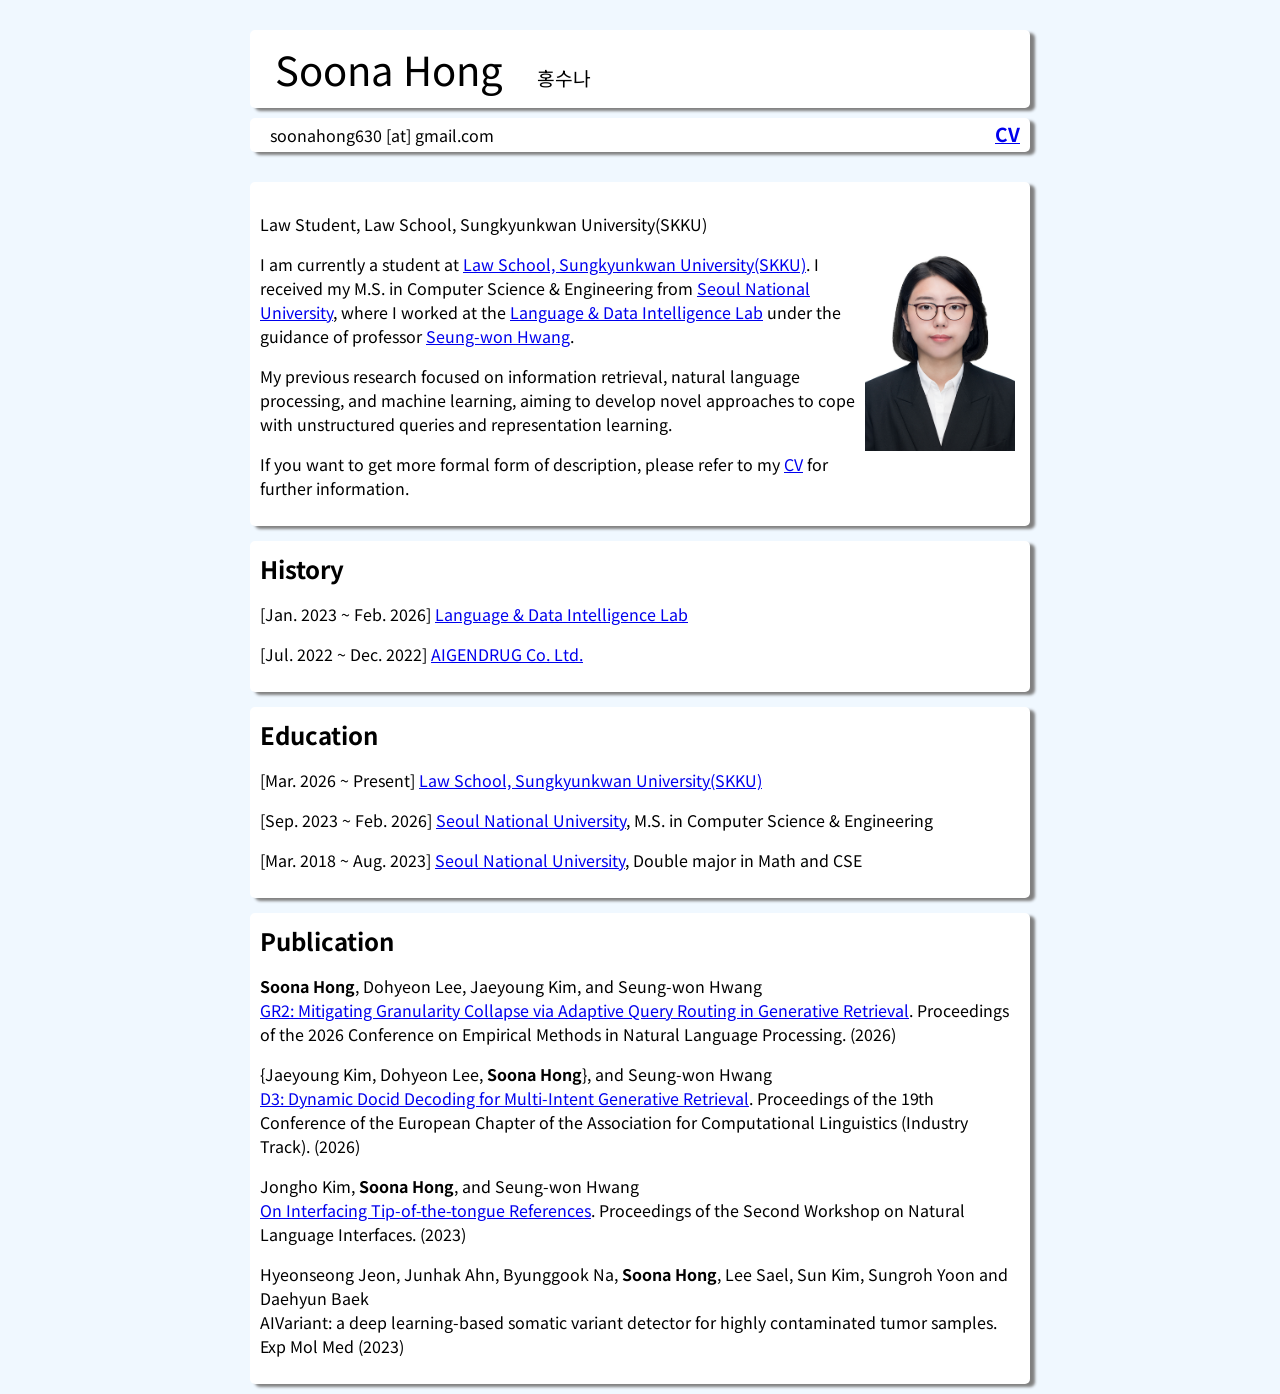
<file: index.html>
<!DOCTYPE html>
<html lang="en">
<head>
    <meta charset="UTF-8">
    <title>Soona Hong</title>
    <link href="style.css" rel="stylesheet" type="text/css" />
    <link rel="preconnect" href="https://fonts.googleapis.com">
    <link rel="preconnect" href="https://fonts.gstatic.com" crossorigin>
    <link href="https://fonts.googleapis.com/css2?family=Noto+Sans+KR&display=swap" rel="stylesheet"> 
</head>
<body>
    <div id="mainBody">
        <div id="Name">
            <span id="engName">Soona Hong</span>
            <span id="korName">홍수나</span>
        </div>
        <div id="email">soonahong630 [at] gmail.com <a href="cv.pdf" id="cvButton" download>CV</a> </div>
        
        <div id="description">
            <div id="summery">
                Law Student, Law School, Sungkyunkwan University(SKKU)
            </div>
            <img src="profile_image.jpg" id="profileImage" />
            <p>
                I am currently a student at <a href="https://law.skku.edu/">Law School, Sungkyunkwan University(SKKU)</a>.
                I received my M.S. in Computer Science & Engineering from <a href="https://www.snu.ac.kr/">Seoul National University</a>, where I worked at the <a href="https://seungwonh.github.io/ldi.html">Language & Data Intelligence Lab</a> under the guidance of professor <a href="https://seungwonh.github.io/">Seung-won Hwang</a>.
            </p>
            <p>
                My previous research focused on information retrieval, natural language processing, and machine learning,
                aiming to develop novel approaches to cope with unstructured queries and representation learning.
            </p>
            <p>
                If you want to get more formal form of description, please refer to my <a href="cv.pdf" download>CV</a> for further information.
            </p>
        </div>
        <div class="container" id="historyContainer">
            <div class="headText" id="historyText">History</div>
            <p>
                [Jan. 2023 ~ Feb. 2026] <a href="https://seungwonh.github.io/ldi.html">Language & Data Intelligence Lab</a>

            </p>
            <p>
                [Jul. 2022 ~ Dec. 2022] <a href="https://www.aigendrug.com/">AIGENDRUG Co. Ltd.</a>
            </p>
        </div>
        <div class="container" id="educationContainer">
            <div class="headText" id="educationText">Education</div>
            <p>
                [Mar. 2026 ~ Present] <a href="https://sls.skku.edu/">Law School, Sungkyunkwan University(SKKU)</a>
            </p>
            <p>
                [Sep. 2023 ~ Feb. 2026] <a href="https://www.snu.ac.kr/">Seoul National University</a>, M.S. in Computer Science & Engineering
            </p>
            <p>
                [Mar. 2018 ~ Aug. 2023] <a href="https://www.snu.ac.kr/">Seoul National University</a>, Double major in Math and CSE
            </p>
        </div>
        <div class="container" id="publicationContainer">
            <div class="headText" id="publicationText">Publication</div>
            <p>
                <strong>Soona Hong</strong>, Dohyeon Lee, Jaeyoung Kim, and Seung-won Hwang </br>
                <a href="https://aclanthology.org/2026.emnlp-main.1928/">GR2: Mitigating Granularity Collapse via Adaptive Query Routing in Generative Retrieval</a>. Proceedings of the 2026 Conference on Empirical Methods in Natural Language Processing. (2026)
            </p>
            <p>
                {Jaeyoung Kim, Dohyeon Lee, <strong>Soona Hong</strong>}, and Seung-won Hwang </br>
                <a href="https://aclanthology.org/2026.eacl-industry.58/">D3: Dynamic Docid Decoding for Multi-Intent Generative Retrieval</a>. Proceedings of the 19th Conference of the European Chapter of the Association for Computational Linguistics (Industry Track). (2026)
            </p>
            <p>
                Jongho Kim, <strong>Soona Hong</strong>, and Seung-won Hwang </br>
                <a href="https://aclanthology.org/2023.nlint-1.3/">On Interfacing Tip-of-the-tongue References</a>. Proceedings of the Second Workshop on Natural Language Interfaces. (2023)
            </p>
            <p>
                Hyeonseong Jeon, Junhak Ahn, Byunggook Na, <strong>Soona Hong</strong>, Lee Sael, Sun Kim, Sungroh Yoon and Daehyun Baek </br>
                AIVariant: a deep learning-based somatic variant detector for highly contaminated tumor samples. Exp Mol Med (2023)
            </p>
        </div>
    </div>
</body>
</html>
</file>
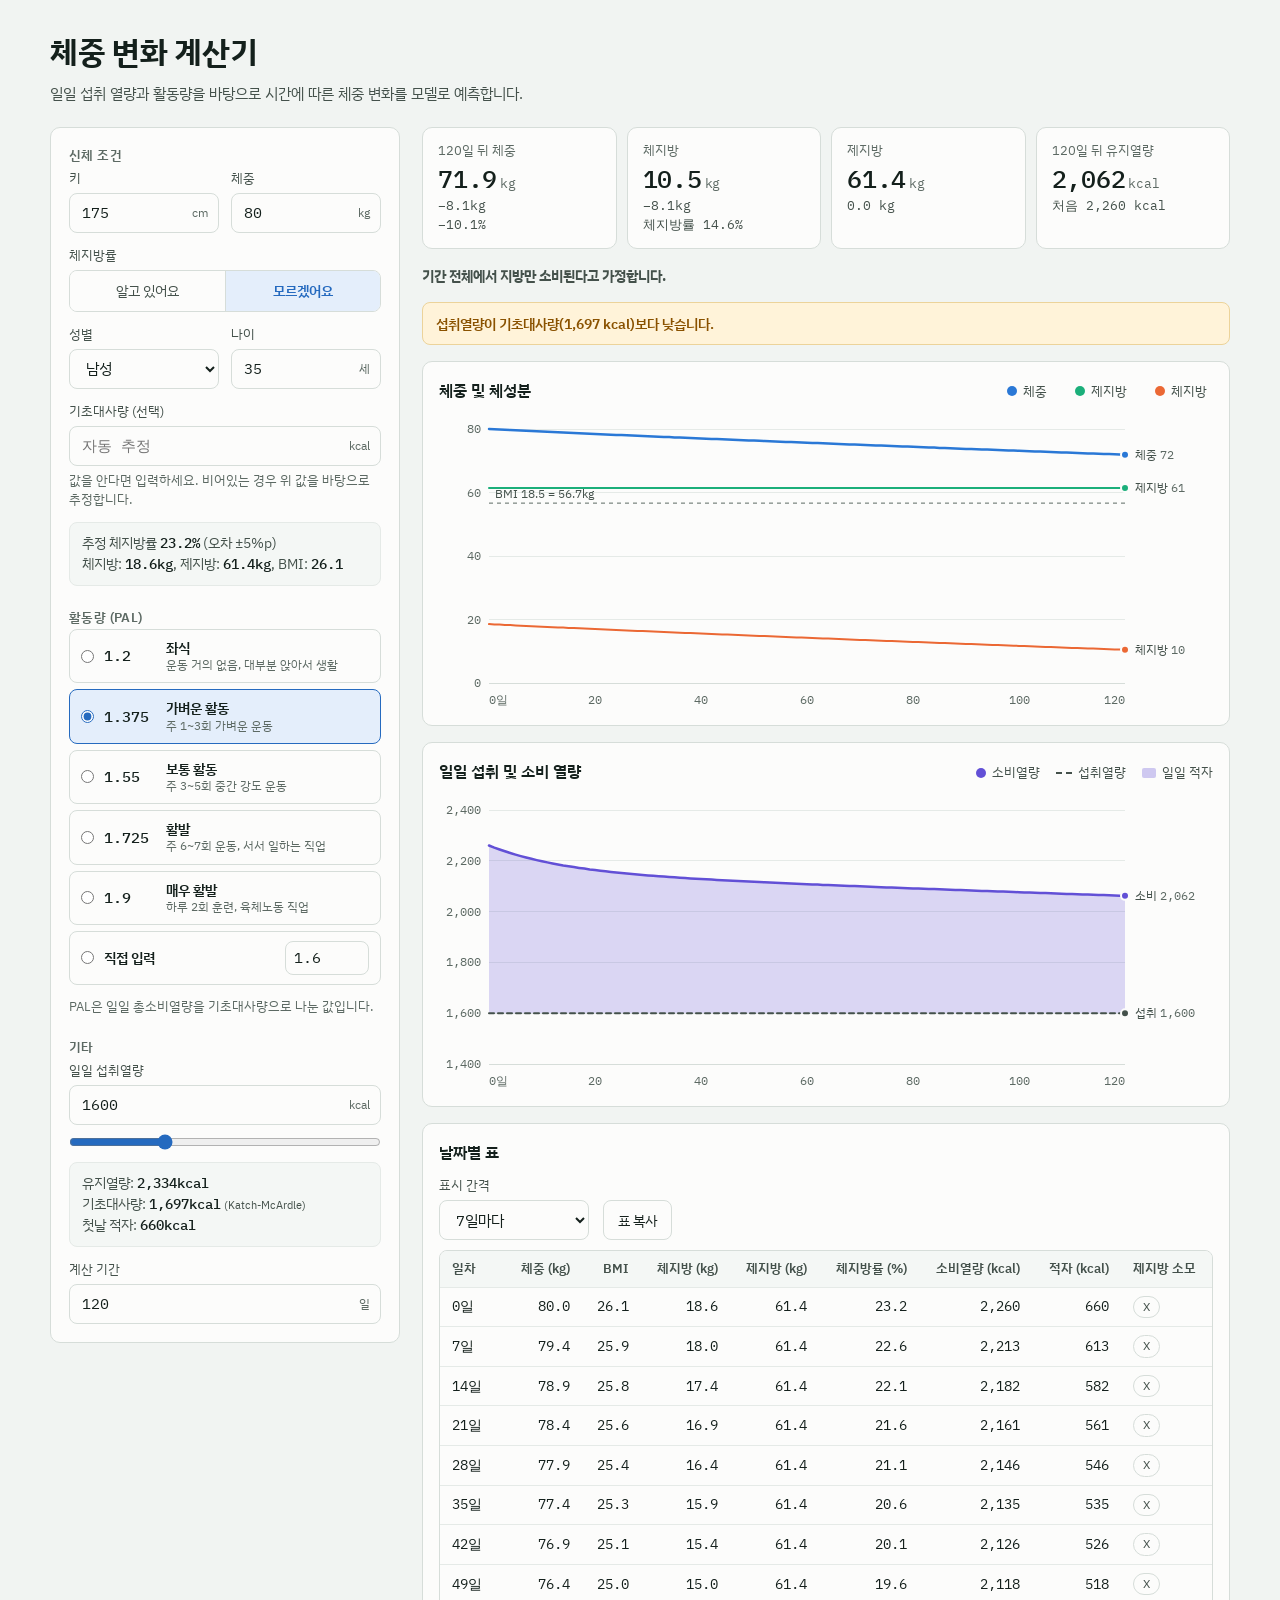
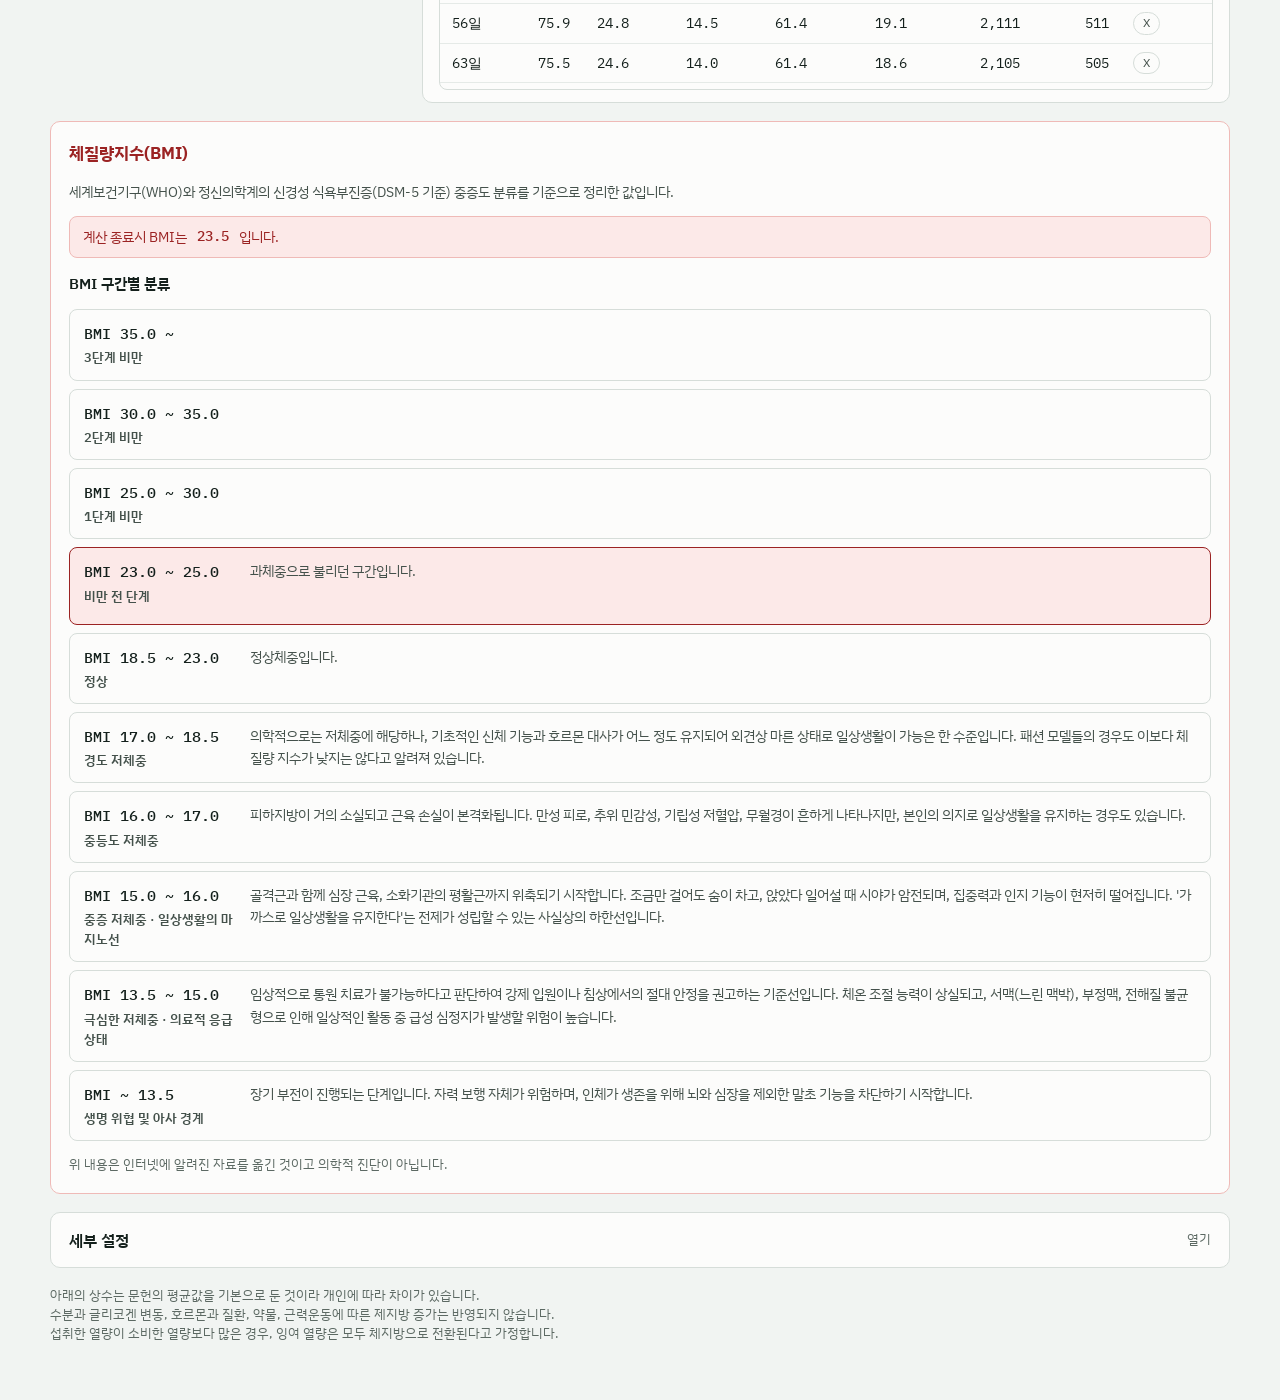
<file: etc/dream-catastrophe.html>
<!doctype html><html><head><meta charset=utf8><meta name=viewport content="width=device-width,initial-scale=1,viewport-fit=cover"><style>:root{color-scheme:light;box-sizing:border-box;padding-top:env(safe-area-inset-top,0px);padding-bottom:env(safe-area-inset-bottom,0px)}html{scroll-padding-top:env(safe-area-inset-top,0px)}body{margin:0;padding:0;font:14px -apple-system,BlinkMacSystemFont,sans-serif;background:#fff;color:#000}img{max-width:100%}[hidden]:not([hidden=until-found i]){display:none!important}</style></head><body>
<title>체중 변화 시뮬레이터</title>
<meta name="claude:viewport-fit-sides" content="cover">
<link rel="preconnect" href="https://fonts.googleapis.com">
<link rel="preconnect" href="https://fonts.gstatic.com" crossorigin>
<link rel="stylesheet" href="https://fonts.googleapis.com/css2?family=IBM+Plex+Mono:wght@400;500&family=IBM+Plex+Sans+KR:wght@400;500;600;700&display=swap">
<style>
:root {
  --bg: #f1f4f2;
  --surface: #fcfcfb;
  --surface-2: #f4f7f5;
  --ink: #14201c;
  --ink-2: #44514b;
  --ink-3: #5c6963;
  --line: #d6ddd9;
  --line-2: #e5eae7;
  --accent: #256abf;
  --accent-ink: #ffffff;
  --accent-soft: #e4eefb;
  --s1: #2a78d6;
  --s2: #eb6834;
  --s3: #1baf7a;
  --s4: #6250d6;
  --band: rgba(20, 32, 28, 0.07);
  --warn: #8a5200;
  --warn-bg: #fff3d9;
  --warn-line: #ecd39a;
  --info: #1c4f8f;
  --info-bg: #e7f0fb;
  --info-line: #b9d1ee;
  --danger: #9b2323;
  --danger-bg: #fce9e8;
  --danger-line: #efbab7;
  --shadow: 0 6px 20px rgba(10, 20, 16, 0.12);
  --font: "IBM Plex Sans KR", "Apple SD Gothic Neo", "Malgun Gothic", "Noto Sans KR", system-ui, sans-serif;
  --mono: "IBM Plex Mono", ui-monospace, "SF Mono", Menlo, Consolas, monospace;
}
@media (prefers-color-scheme: dark) {
  :root:not([data-theme="light"]) {
    --bg: #111413;
    --surface: #1a1a19;
    --surface-2: #212321;
    --ink: #eceeea;
    --ink-2: #c3cac4;
    --ink-3: #9aa49d;
    --line: #333835;
    --line-2: #282c2a;
    --accent: #5598e7;
    --accent-ink: #0a131f;
    --accent-soft: #1a2a3f;
    --s1: #3987e5;
    --s2: #d95926;
    --s3: #199e70;
    --s4: #9085e9;
    --band: rgba(236, 238, 234, 0.08);
    --warn: #e8b562;
    --warn-bg: #2b2416;
    --warn-line: #4b3e20;
    --info: #86b6ef;
    --info-bg: #16233a;
    --info-line: #2c4466;
    --danger: #f09a95;
    --danger-bg: #301a19;
    --danger-line: #5b2e2c;
    --shadow: 0 6px 20px rgba(0, 0, 0, 0.5);
    color-scheme: dark;
  }
}
:root[data-theme="dark"] {
  --bg: #111413;
  --surface: #1a1a19;
  --surface-2: #212321;
  --ink: #eceeea;
  --ink-2: #c3cac4;
  --ink-3: #9aa49d;
  --line: #333835;
  --line-2: #282c2a;
  --accent: #5598e7;
  --accent-ink: #0a131f;
  --accent-soft: #1a2a3f;
  --s1: #3987e5;
  --s2: #d95926;
  --s3: #199e70;
  --s4: #9085e9;
  --band: rgba(236, 238, 234, 0.08);
  --warn: #e8b562;
  --warn-bg: #2b2416;
  --warn-line: #4b3e20;
  --info: #86b6ef;
  --info-bg: #16233a;
  --info-line: #2c4466;
  --danger: #f09a95;
  --danger-bg: #301a19;
  --danger-line: #5b2e2c;
  --shadow: 0 6px 20px rgba(0, 0, 0, 0.5);
  color-scheme: dark;
}

* { box-sizing: border-box; }
body {
  background: var(--bg);
  color: var(--ink);
  font-family: var(--font);
  font-size: 15px;
  line-height: 1.55;
  padding-block: 28px 56px;
  padding-left: max(16px, env(safe-area-inset-left, 0px));
  padding-right: max(16px, env(safe-area-inset-right, 0px));
}
.wrap { max-width: 1180px; margin: 0 auto; }
h1, h2, h3, p { margin: 0; }
.head { display: flex; flex-direction: column; gap: 6px; margin-bottom: 22px; }
.head h1 { font-size: clamp(23px, 3.6vw, 31px); font-weight: 700; letter-spacing: -0.01em; text-wrap: balance; }
.head p { color: var(--ink-2); max-width: 62ch; }

.layout { display: grid; grid-template-columns: minmax(0, 1fr); gap: 18px; align-items: start; }
@media (min-width: 980px) {
  .layout { grid-template-columns: 350px minmax(0, 1fr); gap: 22px; }
}
.results { display: flex; flex-direction: column; gap: 16px; min-width: 0; }

.panel, .card, .settings {
  background: var(--surface);
  border: 1px solid var(--line);
  border-radius: 10px;
}
.panel { padding: 18px; display: flex; flex-direction: column; gap: 22px; min-width: 0; }
.group { display: flex; flex-direction: column; gap: 12px; border: 0; padding: 0; margin: 0; min-width: 0; }
.group > legend, .group-title {
  font-size: 12.5px; font-weight: 600; color: var(--ink-3); letter-spacing: 0.03em; padding: 0; margin-bottom: 2px;
}
.field { display: flex; flex-direction: column; gap: 5px; min-width: 0; }
.field > span.lab { font-size: 13px; color: var(--ink-2); }
.hint { font-size: 12.5px; color: var(--ink-3); }
.row2 { display: grid; grid-template-columns: 1fr 1fr; gap: 12px; }
.inp { position: relative; }
.inp .u { position: absolute; right: 11px; top: 50%; transform: translateY(-50%); font-size: 12px; color: var(--ink-3); pointer-events: none; }
input[type="text"], input[type="number"], select {
  width: 100%; height: 40px; border: 1px solid var(--line); border-radius: 8px; background: var(--surface);
  color: var(--ink); font-family: var(--mono); font-size: 15px; padding: 0 12px; min-width: 0;
}
select { font-family: var(--font); }
.inp input { padding-right: 52px; }
input[type="text"]:focus-visible, select:focus-visible, input[type="number"]:focus-visible, select:focus-visible, button:focus-visible, input[type="range"]:focus-visible, summary:focus-visible {
  outline: 2px solid var(--accent); outline-offset: 2px;
}
input[type="range"] { width: 100%; accent-color: var(--accent); margin: 4px 0 0; }
.seg { display: grid; grid-template-columns: 1fr 1fr; border: 1px solid var(--line); border-radius: 8px; overflow: hidden; }
.seg label { position: relative; text-align: center; padding: 9px 6px; font-size: 14px; cursor: pointer; color: var(--ink-2); background: var(--surface); }
.seg label + label { border-left: 1px solid var(--line); }
.seg input { position: absolute; opacity: 0; inset: 0; margin: 0; cursor: pointer; }
.seg label:has(input:checked) { background: var(--accent-soft); color: var(--accent); font-weight: 600; }
.seg label:has(input:focus-visible) { outline: 2px solid var(--accent); outline-offset: -2px; }

.pal-list { display: flex; flex-direction: column; gap: 6px; }
.pal-opt {
  display: grid; grid-template-columns: auto 52px minmax(0, 1fr); align-items: center; gap: 10px;
  padding: 9px 11px; border: 1px solid var(--line); border-radius: 8px; cursor: pointer; background: var(--surface);
}
.pal-opt:has(input:checked) { border-color: var(--accent); background: var(--accent-soft); }
.pal-opt input[type="radio"] { accent-color: var(--accent); margin: 0; }
.pal-v { font-family: var(--mono); font-weight: 500; font-size: 15px; }
.pal-t { display: flex; flex-direction: column; min-width: 0; line-height: 1.35; }
.pal-t b { font-weight: 600; font-size: 13.5px; }
.pal-t small { color: var(--ink-3); font-size: 12px; }
.pal-custom { grid-template-columns: auto minmax(0, 1fr) 84px; }
.pal-custom input[type="number"] { height: 34px; padding: 0 8px; }
.pal-custom input[type="text"] { height: 34px; padding: 0 8px; }

.est-box { background: var(--surface-2); border: 1px solid var(--line-2); border-radius: 8px; padding: 10px 12px; font-size: 13.5px; color: var(--ink-2); }
.est-box b { font-family: var(--mono); font-weight: 500; color: var(--ink); }
.plan-box { background: var(--surface-2); border: 1px solid var(--line-2); border-radius: 8px; padding: 10px 12px; font-size: 13.5px; color: var(--ink-2); }
.plan-box b { font-family: var(--mono); font-weight: 500; color: var(--ink); }

.tiles { display: grid; grid-template-columns: repeat(auto-fit, minmax(160px, 1fr)); gap: 10px; }
.tile { background: var(--surface); border: 1px solid var(--line); border-radius: 10px; padding: 13px 15px; display: flex; flex-direction: column; gap: 2px; min-width: 0; }
.tile .k { font-size: 12.5px; color: var(--ink-3); }
.tile .v { font-family: var(--mono); font-size: 25px; font-weight: 500; letter-spacing: -0.01em; line-height: 1.25; }
.tile .v small { font-size: 13px; color: var(--ink-3); font-weight: 400; margin-left: 3px; }
.tile .s { font-size: 12.5px; color: var(--ink-2); font-family: var(--mono); }
.phase-line { display: flex; flex-wrap: wrap; align-items: center; gap: 8px 10px; font-size: 14px; color: var(--ink-2); }

.notes { display: flex; flex-direction: column; gap: 8px; }
.note { border: 1px solid; border-radius: 8px; padding: 10px 13px; font-size: 14px; line-height: 1.5; }
.note.info { background: var(--info-bg); border-color: var(--info-line); color: var(--info); }
.note.warn { background: var(--warn-bg); border-color: var(--warn-line); color: var(--warn); }
.note.danger { background: var(--danger-bg); border-color: var(--danger-line); color: var(--danger); }
.note b { font-weight: 600; }

.card { padding: 16px 16px 12px; display: flex; flex-direction: column; gap: 10px; min-width: 0; }
.card-head { display: flex; flex-wrap: wrap; align-items: baseline; justify-content: space-between; gap: 6px 16px; }
.card h2 { font-size: 16px; font-weight: 600; }
.legend { display: flex; flex-wrap: wrap; gap: 4px 16px; font-size: 13px; color: var(--ink-2); }
.legend button { all: unset; cursor: pointer; display: inline-flex; align-items: center; padding: 2px 6px; border-radius: 6px; font-size: 13px; color: var(--ink-2); }
.legend button:hover { background: var(--surface-2); }
.legend button:focus-visible { outline: 2px solid var(--accent); outline-offset: 1px; }
.legend button[aria-pressed="false"] { opacity: .45; text-decoration: line-through; }
.legend i { display: inline-block; width: 10px; height: 10px; border-radius: 50%; margin-right: 6px; vertical-align: -1px; }
.legend i.ln { width: 16px; height: 0; border-radius: 0; border-top: 2px dashed var(--ink-2); vertical-align: 3px; background: none; }
.legend i.bx { width: 14px; height: 10px; border-radius: 2px; }
.chart { position: relative; width: 100%; min-width: 0; }
.chart svg { display: block; max-width: 100%; }
.tip {
  position: absolute; pointer-events: none; z-index: 5; background: var(--surface); border: 1px solid var(--line);
  border-radius: 8px; box-shadow: var(--shadow); padding: 8px 10px; font-size: 12.5px; line-height: 1.55; min-width: 150px; white-space: nowrap;
}
.tip .t0 { font-weight: 600; margin-bottom: 2px; }
.tip .tr { display: flex; justify-content: space-between; gap: 16px; color: var(--ink-2); }
.tip .tr b { font-family: var(--mono); font-weight: 500; color: var(--ink); }
.tip .sw { display: inline-block; width: 8px; height: 8px; border-radius: 50%; margin-right: 6px; }
.ax { fill: var(--ink-3); font-size: 11.5px; font-family: var(--mono); }
.axl { fill: var(--ink-2); font-size: 12px; font-family: var(--font); }
.grid { stroke: var(--line-2); stroke-width: 1; shape-rendering: crispEdges; }
.axis { stroke: var(--line); stroke-width: 1; shape-rendering: crispEdges; }
.band { fill: var(--band); }
.refl { stroke: var(--ink-3); stroke-width: 1; stroke-dasharray: 4 4; }
.cross { stroke: var(--ink-3); stroke-width: 1; }

.card-tools { display: flex; flex-wrap: wrap; gap: 10px 14px; align-items: end; }
.card-tools .field { width: 150px; }
.btn {
  height: 40px; padding: 0 14px; border-radius: 8px; border: 1px solid var(--line); background: var(--surface);
  color: var(--ink); font-family: var(--font); font-size: 14px; cursor: pointer;
}
.btn:hover { background: var(--surface-2); }
.btn.pri { background: var(--accent); border-color: var(--accent); color: var(--accent-ink); font-weight: 600; }
.btn.pri:hover { filter: brightness(1.06); background: var(--accent); }
.tablewrap { overflow: auto; max-height: 440px; border: 1px solid var(--line); border-radius: 8px; max-width: 100%; }
table { border-collapse: collapse; width: 100%; font-size: 13.5px; }
th, td { padding: 8px 12px; text-align: right; white-space: nowrap; border-bottom: 1px solid var(--line-2); }
th { position: sticky; top: 0; background: var(--surface-2); color: var(--ink-2); font-weight: 600; font-size: 12.5px; z-index: 1; }
td { font-family: var(--mono); font-variant-numeric: tabular-nums; }
th:first-child, td:first-child { text-align: left; }
th:last-child, td:last-child { text-align: left; font-family: var(--font); }
tbody tr:hover { background: var(--surface-2); }
tbody tr:last-child td { border-bottom: 0; }
.pill { display: inline-block; font-size: 12px; padding: 1px 9px; border-radius: 999px; border: 1px solid var(--line); color: var(--ink-2); background: var(--surface); font-family: var(--font); }
.pill.p2 { background: var(--warn-bg); border-color: var(--warn-line); color: var(--warn); }
.copy-msg { font-size: 12.5px; color: var(--ink-3); min-height: 1.2em; }

.settings { padding: 0; margin-top: 18px; }
.settings > summary { cursor: pointer; padding: 15px 18px; font-weight: 600; font-size: 15.5px; list-style: none; display: flex; justify-content: space-between; align-items: center; gap: 12px; }
.settings > summary::-webkit-details-marker { display: none; }
.settings > summary::after { content: "열기"; font-size: 12.5px; font-weight: 400; color: var(--ink-3); }
.settings[open] > summary::after { content: "닫기"; }
.settings-body { padding: 4px 18px 20px; display: flex; flex-direction: column; gap: 22px; border-top: 1px solid var(--line-2); padding-top: 18px; }
.sgrid { display: grid; grid-template-columns: repeat(auto-fill, minmax(210px, 1fr)); gap: 14px; }
.calib { font-size: 13.5px; color: var(--ink-2); background: var(--surface-2); border: 1px solid var(--line-2); border-radius: 8px; padding: 10px 13px; line-height: 1.7; }
.calib b { font-family: var(--mono); font-weight: 500; color: var(--ink); }
.method { font-size: 13.5px; color: var(--ink-2); display: flex; flex-direction: column; gap: 6px; }
.method code { font-family: var(--mono); font-size: 13px; background: var(--surface-2); border: 1px solid var(--line-2); border-radius: 5px; padding: 1px 6px; color: var(--ink); overflow-wrap: anywhere; }

.warnsec { margin-top: 18px; background: var(--surface); border: 1px solid var(--danger-line); border-radius: 10px; padding: 18px; display: flex; flex-direction: column; gap: 14px; }
.warnsec h2 { font-size: 17px; font-weight: 700; color: var(--danger); }
.warnsec .lead { color: var(--ink-2); font-size: 14px; max-width: 78ch; }
.warnsec h3 { font-size: 15px; font-weight: 600; }
.mybmi { display: flex; flex-wrap: wrap; align-items: center; gap: 6px 10px; font-size: 14px; background: var(--danger-bg); border: 1px solid var(--danger-line); color: var(--danger); border-radius: 8px; padding: 9px 13px; }
.mybmi b { font-family: var(--mono); font-weight: 500; }
.bands { list-style: none; margin: 0; padding: 0; display: flex; flex-direction: column; gap: 8px; }
.bands li { display: grid; grid-template-columns: 150px minmax(0, 1fr); gap: 4px 16px; padding: 12px 14px; border: 1px solid var(--line); border-radius: 8px; background: var(--surface); }
.bands li.on { border-color: var(--danger); background: var(--danger-bg); }
.bands .bh { display: flex; flex-direction: column; gap: 2px; }
.bands .bmi { font-family: var(--mono); font-size: 15px; font-weight: 500; }
.bands .nm { font-size: 13px; font-weight: 600; color: var(--ink-2); }
.bands .tx { font-size: 14px; color: var(--ink-2); line-height: 1.6; min-width: 0; }
.bands .here { display: inline-block; margin-top: 4px; font-size: 12px; font-weight: 600; color: var(--danger); }
.warnsec .src { font-size: 12.5px; color: var(--ink-3); }
@media (max-width: 640px) { .bands li { grid-template-columns: minmax(0, 1fr); } }
.foot { margin-top: 18px; font-size: 12.5px; color: var(--ink-3); }
@media (max-width: 520px) {
  .panel { padding: 15px; }
  .tile .v { font-size: 22px; }
  .row2 { gap: 10px; }
}
@media (prefers-reduced-motion: reduce) { * { transition: none !important; animation: none !important; } }
</style>

<div class="wrap">
  <header class="head">
    <h1>체중 변화 계산기</h1>
    <p>일일 섭취 열량과 활동량을 바탕으로 시간에 따른 체중 변화를 모델로 예측합니다. </p>
  </header>

  <div class="layout">
    <form class="panel" id="inputs" onsubmit="return false" autocomplete="off">
      <fieldset class="group">
        <legend>신체 조건</legend>
        <div class="row2">
          <label class="field"><span class="lab">키</span>
            <span class="inp"><input type="number" id="height" inputmode="decimal" min="100" max="230" step="1" value="175"><span class="u">cm</span></span></label>
          <label class="field"><span class="lab">체중</span>
            <span class="inp"><input type="number" id="weight" inputmode="decimal" min="30" max="300" step="0.1" value="80"><span class="u">kg</span></span></label>
        </div>
        <div class="field">
          <span class="lab" id="bfmode-lab">체지방률</span>
          <div class="seg" role="radiogroup" aria-labelledby="bfmode-lab">
            <label><input type="radio" name="bfmode" value="known">알고 있어요</label>
            <label><input type="radio" name="bfmode" value="est" checked>모르겠어요</label>
          </div>
        </div>
        <label class="field" id="bf-known" hidden><span class="lab">체지방률</span>
          <span class="inp"><input type="number" id="bfPct" inputmode="decimal" min="3" max="60" step="0.1" value="23"><span class="u">%</span></span></label>
        <div class="row2" id="bf-est">
          <label class="field"><span class="lab">성별</span>
            <select id="sex"><option value="M" selected>남성</option><option value="F">여성</option></select></label>
          <label class="field"><span class="lab">나이</span>
            <span class="inp"><input type="number" id="age" inputmode="numeric" min="10" max="100" step="1" value="35"><span class="u">세</span></span></label>
        </div>
        <label class="field"><span class="lab">기초대사량 (선택)</span>
          <span class="inp"><input type="number" id="rmrIn" inputmode="numeric" min="800" max="4000" step="10" placeholder="자동 추정"><span class="u">kcal</span></span>
          <span class="hint">값을 안다면 입력하세요. 비어있는 경우 위 값을 바탕으로 추정합니다. </span></label>
        <div class="est-box" id="estBox" aria-live="polite"></div>
      </fieldset>

      <fieldset class="group">
        <legend>활동량 (PAL)</legend>
        <div class="pal-list" id="palList"></div>
        <p class="hint">PAL은 일일 총소비열량을 기초대사량으로 나눈 값입니다. </p>
      </fieldset>

      <fieldset class="group">
        <legend>기타</legend>
        <label class="field"><span class="lab">일일 섭취열량</span>
          <span class="inp"><input type="number" id="intake" inputmode="numeric" min="0" max="8000" step="50" value="1600"><span class="u">kcal</span></span>
          <input type="range" id="intakeRange" min="800" max="3500" step="50" value="1600" aria-label="일일 섭취열량 슬라이더">
        </label>
        <div class="plan-box" id="planBox" aria-live="polite"></div>
        <label class="field"><span class="lab">계산 기간</span>
          <span class="inp"><input type="number" id="days" inputmode="numeric" min="1" max="730" step="1" value="120"><span class="u">일</span></span></label>
      </fieldset>
    </form>

    <main class="results">
      <div class="tiles" id="tiles"></div>
      <div class="phase-line" id="phaseLine"></div>
      <div class="notes" id="notes"></div>

      <section class="card">
        <div class="card-head">
          <h2>체중 및 체성분</h2>
          <div class="legend" id="legend1"></div>
        </div>
        <div class="chart" id="chart1" role="img" aria-label="체중 및 체성분 그래프"><div class="plot"></div><div class="tip" hidden></div></div>
      </section>

      <section class="card">
        <div class="card-head">
          <h2>일일 섭취 및 소비 열량</h2>
          <div class="legend" id="legend2"></div>
        </div>
        <div class="chart" id="chart2" role="img" aria-label="일일 섭취 및 소비 열량 그래프"><div class="plot"></div><div class="tip" hidden></div></div>
      </section>

      <section class="card">
        <div class="card-head">
          <h2>날짜별 표</h2>
        </div>
        <div class="card-tools">
          <label class="field"><span class="lab">표시 간격</span>
            <select id="step">
              <option value="1">매일</option>
              <option value="7" selected>7일마다</option>
              <option value="14">14일마다</option>
              <option value="30">30일마다</option>
            </select></label>
          <button type="button" class="btn" id="copyBtn">표 복사</button>
          <span class="copy-msg" id="copyMsg" aria-live="polite"></span>
        </div>
        <div class="tablewrap"><table id="tbl"></table></div>
      </section>
    </main>
  </div>

  <section class="warnsec" id="warnsec" aria-labelledby="warn-h">
    <h2 id="warn-h">체질량지수(BMI)</h2>
    <p class="lead">세계보건기구(WHO)와 정신의학계의 신경성 식욕부진증(DSM-5 기준) 중증도 분류를 기준으로 정리한 값입니다.</p>
    <div class="mybmi" id="myBmi" aria-live="polite"></div>
    <h3>BMI 구간별 분류</h3>
    <ul class="bands" id="bands">
      <li data-b="9"><div class="bh"><span class="bmi">BMI 35.0 ~ </span><span class="nm">3단계 비만</span></div>
        <div class="tx"></div></li>
      <li data-b="8"><div class="bh"><span class="bmi">BMI 30.0 ~ 35.0</span><span class="nm">2단계 비만</span></div>
        <div class="tx"></div></li>
      <li data-b="7"><div class="bh"><span class="bmi">BMI 25.0 ~ 30.0</span><span class="nm">1단계 비만</span></div>
        <div class="tx"></div></li>
      <li data-b="6"><div class="bh"><span class="bmi">BMI 23.0 ~ 25.0</span><span class="nm">비만 전 단계</span></div>
        <div class="tx">과체중으로 불리던 구간입니다. </div></li>
      <li data-b="5"><div class="bh"><span class="bmi">BMI 18.5 ~ 23.0</span><span class="nm">정상</span></div>
        <div class="tx">정상체중입니다. </div></li>
      <li data-b="4"><div class="bh"><span class="bmi">BMI 17.0 ~ 18.5</span><span class="nm">경도 저체중</span></div>
        <div class="tx">의학적으로는 저체중에 해당하나, 기초적인 신체 기능과 호르몬 대사가 어느 정도 유지되어 외견상 마른 상태로 일상생활이 가능은 한 수준입니다. 패션 모델들의 경우도 이보다 체질량 지수가 낮지는 않다고 알려져 있습니다.</div></li>
      <li data-b="3"><div class="bh"><span class="bmi">BMI 16.0 ~ 17.0</span><span class="nm">중등도 저체중</span></div>
        <div class="tx">피하지방이 거의 소실되고 근육 손실이 본격화됩니다. 만성 피로, 추위 민감성, 기립성 저혈압, 무월경이 흔하게 나타나지만, 본인의 의지로 일상생활을 유지하는 경우도 있습니다.</div></li>
      <li data-b="2"><div class="bh"><span class="bmi">BMI 15.0 ~ 16.0</span><span class="nm">중증 저체중 · 일상생활의 마지노선</span></div>
        <div class="tx">골격근과 함께 심장 근육, 소화기관의 평활근까지 위축되기 시작합니다. 조금만 걸어도 숨이 차고, 앉았다 일어설 때 시야가 암전되며, 집중력과 인지 기능이 현저히 떨어집니다. '가까스로 일상생활을 유지한다'는 전제가 성립할 수 있는 사실상의 하한선입니다.</div></li>
      <li data-b="1"><div class="bh"><span class="bmi">BMI 13.5 ~ 15.0</span><span class="nm">극심한 저체중 · 의료적 응급 상태</span></div>
        <div class="tx">임상적으로 통원 치료가 불가능하다고 판단하여 강제 입원이나 침상에서의 절대 안정을 권고하는 기준선입니다. 체온 조절 능력이 상실되고, 서맥(느린 맥박), 부정맥, 전해질 불균형으로 인해 일상적인 활동 중 급성 심정지가 발생할 위험이 높습니다.</div></li>
      <li data-b="0"><div class="bh"><span class="bmi">BMI ~ 13.5 </span><span class="nm">생명 위협 및 아사 경계</span></div>
        <div class="tx">장기 부전이 진행되는 단계입니다. 자력 보행 자체가 위험하며, 인체가 생존을 위해 뇌와 심장을 제외한 말초 기능을 차단하기 시작합니다.</div></li>
    </ul>
    <p class="src">위 내용은 인터넷에 알려진 자료를 옮긴 것이고 의학적 진단이 아닙니다. </p>
  </section>

  <details class="settings" id="settings">
    <summary>세부 설정</summary>
    <div class="settings-body">
      <div class="method">
        <div class="group-title">계산 방식</div>
        <div>체지방 F, 제지방 P, 섭취열량을 P라 합니다. </div>
        <div>소비열량 <code>m = kP·P + kF·F + TEF·s + kW·(F+P) + A</code> 에서 적자 <code>d = m − s</code> 를 구합니다. (F 체지방, P 제지방, s 섭취열량)</div>
        <div>지방이 하루에 내놓을 수 있는 에너지는 <code>rF·F</code> 입니다. <code>d ≤ rF·F</code> 이면 지방만 줄고(국면 1), 넘으면 지방은 한계 속도로 줄고 모자란 만큼 제지방이 줄어듭니다(국면 2).</div>
        <div>활동 계수 kW는 입력한 체성분과 PAL에서 정합니다. 유지열량 = PAL × (kP·P₀ + kF·F₀) 가 되도록 맞춥니다. 적응성 열생성 A는 섭취 감소분의 β배를 향해 시간상수 τ로 따라갑니다. 하루를 0.1일 단위로 나눠 4차 룽게-쿠타법으로 적분합니다.</div>
      </div>
      <div class="calib" id="calib" aria-live="polite"></div>
      <div id="constGroups" style="display:flex;flex-direction:column;gap:22px"></div>
      <div class="group">
        <div class="group-title">활동계수(PAL) 표</div>
        <div class="sgrid" id="palTable"></div>
      </div>
      <div><button type="button" class="btn" id="resetBtn">세부 설정 초기화</button></div>
    </div>
  </details>

  <p class="foot">아래의 상수는 문헌의 평균값을 기본으로 둔 것이라 개인에 따라 차이가 있습니다. <br>수분과 글리코겐 변동, 호르몬과 질환, 약물, 근력운동에 따른 제지방 증가는 반영되지 않습니다. <br>섭취한 열량이 소비한 열량보다 많은 경우, 잉여 열량은 모두 체지방으로 전환된다고 가정합니다.</p>
</div>

<script>
/* ===== 모형 계산부 (순수 함수) ===== */
var DEFAULT_CONSTS = {
  fc: 7700,     // 체지방 1kg 열량 (kcal/kg)
  pc: 1400,     // 제지방 1kg 열량 (kcal/kg)
  rF: 70,       // 지방 방출 한계 (kcal/kg/일)
  kP: 22,       // 제지방 안정시 대사율 (kcal/kg/일)
  kF: 3.2,      // 체지방 안정시 대사율 (kcal/kg/일)
  tef: 0.10,    // 식이성 열생성 비율
  beta: 0.14,   // 적응성 열생성 비율
  tau: 14,      // 적응성 열생성 시간상수 (일)
  bfA: 1.20,    // 체지방률 추정: BMI 계수
  bfB: 0.23,    //                 나이 계수
  bfC: 10.8,    //                 성별(남=1) 계수
  bfD: 5.4,     //                 절편
  katA: 370,    // 안정시 대사량 기준(Katch-McArdle): 절편 (kcal)
  katB: 21.6    //                                  제지방 계수 (kcal/kg)
};

var DEFAULT_PAL = [1.2, 1.375, 1.55, 1.725, 1.9];

/* Deurenberg 식: 체지방률(%) = a·BMI + b·나이 − c·성별(남1/여0) − d */
function estimateBodyFatPct(p, c) {
  var h = p.heightCm / 100;
  var bmi = p.weightKg / (h * h);
  var pct = c.bfA * bmi + c.bfB * p.age - c.bfC * (p.sex === 'M' ? 1 : 0) - c.bfD;
  return Math.min(60, Math.max(3, pct));
}

/* 초기 체성분, 안정시 대사량 기준값, 활동계수(PAL)로 계수를 보정한다.
   (조직별 기울기 kP, kF는 그대로여서 체성분이 변할 때의 변화율은 유지된다.)
   유지열량 M0 = PAL × RMR0, 유지 상태에서 m = M0 가 되도록 kW를 정한다. */
function calibrate(w0, F0, pal, c, rmrTarget) {
  var P0 = w0 - F0;
  var tissue = c.kP * P0 + c.kF * F0;
  var M0 = pal * rmrTarget;
  var kW = (M0 * (1 - c.tef) - tissue) / w0;
  return { P0: P0, rmr0: rmrTarget, M0: M0, kW: kW, c0: 0, tissue: tissue };
}

/* 상태 (F, P, A)의 시간 미분. phase 1: 지방만, 2: 제지방도 소모 */
function deriv(F, P, A, s, cal, c) {
  var m = c.kP * P + c.kF * F + cal.c0 + c.tef * s + cal.kW * (F + P) + A;
  var d = m - s;
  var fatMax = c.rF * F;
  var dF, dP, phase;
  if (d <= fatMax) {
    dF = -d / c.fc; dP = 0; phase = 1;
  } else {
    dF = -(c.rF / c.fc) * F;
    dP = -(d - fatMax) / c.pc;
    phase = 2;
  }
  var dA = -(A + c.beta * (cal.M0 - s)) / c.tau;
  return { dF: dF, dP: dP, dA: dA, m: m, d: d, phase: phase };
}

/* RK4 적분. 하루 단위로 기록한다. */
function simulate(w0, F0, s, days, pal, c, opts) {
  opts = opts || {};
  var cal = calibrate(w0, F0, pal, c, opts.rmrTarget);
  var sub = opts.sub || 10;        // 하루를 나눌 횟수
  var h = 1 / sub;
  var F = F0, P = cal.P0, A = 0;
  var rows = [];
  var stopped = null;

  function record(day) {
    var q = deriv(F, P, A, s, cal, c);
    rows.push({ day: day, w: F + P, F: F, P: P, A: A, m: q.m, d: q.d, phase: q.phase });
  }
  record(0);

  for (var day = 1; day <= days; day++) {
    for (var i = 0; i < sub; i++) {
      var k1 = deriv(F, P, A, s, cal, c);
      var k2 = deriv(F + 0.5 * h * k1.dF, P + 0.5 * h * k1.dP, A + 0.5 * h * k1.dA, s, cal, c);
      var k3 = deriv(F + 0.5 * h * k2.dF, P + 0.5 * h * k2.dP, A + 0.5 * h * k2.dA, s, cal, c);
      var k4 = deriv(F + h * k3.dF, P + h * k3.dP, A + h * k3.dA, s, cal, c);
      F += h / 6 * (k1.dF + 2 * k2.dF + 2 * k3.dF + k4.dF);
      P += h / 6 * (k1.dP + 2 * k2.dP + 2 * k3.dP + k4.dP);
      A += h / 6 * (k1.dA + 2 * k2.dA + 2 * k3.dA + k4.dA);
    }
    if (P < 10 || F < 0.3) { stopped = day; break; }
    record(day);
  }
  return { cal: cal, rows: rows, stoppedAt: stopped };
}


</script>
<script>
(function () {
  'use strict';
  var $ = function (id) { return document.getElementById(id); };
  var C0 = DEFAULT_CONSTS;

  var CONST_DEFS = [
    { g: '에너지 환산', items: [
      { k: 'fc', l: '체지방 조직의 열량', u: 'kcal/kg', step: 100, h: '기본 7700' },
      { k: 'pc', l: '제지방 조직의 열량', u: 'kcal/kg', step: 50, h: '기본 1400' },
      { k: 'rF', l: '지방 방출 한계', u: 'kcal/kg·일', step: 1, h: '지방 1kg이 하루에 내는 최대 에너지' }
    ] },
    { g: '대사량 계수', items: [
      { k: 'kP', l: '제지방 대사율 kP', u: 'kcal/kg·일', step: 0.5, h: '안정시 대사, 기본 22' },
      { k: 'kF', l: '체지방 대사율 kF', u: 'kcal/kg·일', step: 0.1, h: '안정시 대사, 기본 3.2' },
      { k: 'tef', l: '식이성 열생성 TEF', u: '섭취 대비', step: 0.01, h: '0.10은 섭취열량의 10%' }
    ] },
    { g: '적응성 열생성', items: [
      { k: 'beta', l: '감소 비율 β', u: '섭취 감소 대비', step: 0.01, h: '기본 0.14 = 14% 감소, 0이면 끔' },
      { k: 'tau', l: '시간상수 τ', u: '일', step: 1, h: 'τ일 후 열 생성의 적응이 완료됨' }
    ] },
    { g: 'Katch-McArdle 기초대사량 추정', items: [
      { k: 'katA', l: '절편', u: 'kcal', step: 5, h: 'RMR = 절편 + 계수 × 제지방' },
      { k: 'katB', l: '제지방 계수', u: 'kcal/kg', step: 0.1, h: '' }
    ] },
    { g: '체지방률 추정식 (Deurenberg)', items: [
      { k: 'bfA', l: 'BMI 계수', u: '', step: 0.01, h: '체지방률 = a·BMI + b·나이 − c·성별 − d' },
      { k: 'bfB', l: '나이 계수', u: '', step: 0.01, h: '' },
      { k: 'bfC', l: '성별 계수 (남성 1)', u: '', step: 0.1, h: '' },
      { k: 'bfD', l: '절편', u: '', step: 0.1, h: '' }
    ] }
  ];
  var PAL_META = [
    { n: '좌식', d: '운동 거의 없음, 대부분 앉아서 생활' },
    { n: '가벼운 활동', d: '주 1~3회 가벼운 운동' },
    { n: '보통 활동', d: '주 3~5회 중간 강도 운동' },
    { n: '활발', d: '주 6~7회 운동, 서서 일하는 직업' },
    { n: '매우 활발', d: '하루 2회 훈련, 육체노동 직업' }
  ];
  var STORE_KEY = 'wsim-v1';
  var SIMPLE_IDS = ['rmrIn', 'height', 'weight', 'bfPct', 'sex', 'age', 'intake', 'days', 'step', 'palCustom'];
  var lastChartCfg = {};
  var lastTableText = '';
  var hidden1 = {};

  /* ---------- 숫자 서식 ---------- */
  function fmt(v, d) {
    return Number(v).toLocaleString('ko-KR', { minimumFractionDigits: d, maximumFractionDigits: d });
  }
  function sgn(v, d) {
    var s = fmt(Math.abs(v), d);
    if (Math.abs(v) < Math.pow(10, -d) / 2) return s;
    return (v < 0 ? '−' : '+') + s;
  }
  function trimNum(v) { return String(+Number(v).toFixed(3)); }

  /* ---------- 세부 설정 화면 ---------- */
  function buildSettings() {
    var host = $('constGroups');
    var html = '';
    CONST_DEFS.forEach(function (g) {
      html += '<div class="group"><div class="group-title">' + g.g + '</div><div class="sgrid">';
      g.items.forEach(function (it) {
        html += '<label class="field"><span class="lab">' + it.l + '</span><span class="inp">' +
          '<input type="text" inputmode="numeric" pattern="[0-9]*" id="c_' + it.k + '" value="' + C0[it.k] + '">' +
          (it.u ? '<span class="u">' + it.u + '</span>' : '') + '</span>' +
          (it.h ? '<span class="hint">' + it.h + '</span>' : '') + '</label>';
      });
      html += '</div></div>';
    });
    host.innerHTML = html;

    var ph = '';
    PAL_META.forEach(function (p, i) {
      ph += '<label class="field"><span class="lab">' + p.n + '</span><span class="inp">' +
        '<input type="number" id="pal_' + i + '" step="0.025" value="' + DEFAULT_PAL[i] + '"></span></label>';
    });
    $('palTable').innerHTML = ph;
  }

  function palTable() {
    return PAL_META.map(function (p, i) {
      var x = parseFloat($('pal_' + i).value);
      return isFinite(x) && x > 0.5 && x < 4 ? x : DEFAULT_PAL[i];
    });
  }

  function currentPalSel() {
    var r = document.querySelector('input[name="pal"]:checked');
    return r ? r.value : '1';
  }

  function renderPal(sel) {
    if (sel == null) sel = currentPalSel();
    var tbl = palTable();
    var customVal = $('palCustom') ? $('palCustom').value : '1.6';
    var html = '';
    PAL_META.forEach(function (p, i) {
      html += '<label class="pal-opt"><input type="radio" name="pal" value="' + i + '"' + (sel === String(i) ? ' checked' : '') + '>' +
        '<span class="pal-v">' + trimNum(tbl[i]) + '</span>' +
        '<span class="pal-t"><b>' + p.n + '</b><small>' + p.d + '</small></span></label>';
    });
    html += '<label class="pal-opt pal-custom"><input type="radio" name="pal" value="c"' + (sel === 'c' ? ' checked' : '') + '>' +
      '<span class="pal-t"><b>직접 입력</b></span>' +
      '<input type="number" id="palCustom" min="1" max="3" step="0.01" value="' + customVal + '" aria-label="PAL 직접 입력"></label>';
    $('palList').innerHTML = html;
  }

  /* ---------- 입력 읽기 ---------- */
  function readAll() {
    var errs = [];
    function num(id, label, min, max) {
      var v = parseFloat($(id).value);
      if (!isFinite(v) || v < min || v > max) { errs.push(label + ' ' + min + '~' + max); return null; }
      return v;
    }
    var v = {};
    v.height = num('height', '키', 100, 230);
    v.weight = num('weight', '체중', 30, 300);
    v.mode = document.querySelector('input[name="bfmode"]:checked').value;
    if (v.mode === 'known') { v.bfPct = num('bfPct', '체지방률', 3, 60); }
    else { v.age = num('age', '나이', 10, 100); v.sex = $('sex').value; }
    v.intake = num('intake', '섭취열량', 0, 8000);
    v.days = num('days', '기간', 1, 730);
    if (v.days != null) v.days = Math.round(v.days);
    v.step = parseInt($('step').value, 10);

    var tbl = palTable();
    var sel = currentPalSel();
    if (sel === 'c') { v.pal = num('palCustom', 'PAL', 1, 3); } else { v.pal = tbl[parseInt(sel, 10)]; }

    var c = {};
    CONST_DEFS.forEach(function (g) {
      g.items.forEach(function (it) {
        var x = parseFloat($('c_' + it.k).value);
        if (!isFinite(x)) { errs.push(it.l); x = C0[it.k]; }
        c[it.k] = x;
      });
    });
    if (c.fc <= 0 || c.pc <= 0 || c.tau <= 0) {
      errs.push('각 조직별 열량과 시간상수 τ는 0보다 커야 합니다');
      c.fc = c.fc > 0 ? c.fc : C0.fc; c.pc = c.pc > 0 ? c.pc : C0.pc; c.tau = c.tau > 0 ? c.tau : C0.tau;
    }
    return { v: v, c: c, errs: errs };
  }

  /* ---------- 차트 유틸 ---------- */
  function niceNum(x) {
    var e = Math.floor(Math.log10(x)), f = x / Math.pow(10, e);
    var n = f < 1.5 ? 1 : f < 3 ? 2 : f < 7 ? 5 : 10;
    return n * Math.pow(10, e);
  }
  function niceTicks(lo, hi, n) {
    var step = niceNum((hi - lo) / n);
    var t0 = Math.floor(lo / step) * step;
    var ticks = [];
    for (var t = t0; t <= hi + step * 0.5; t += step) ticks.push(+t.toFixed(10));
    return ticks;
  }
  function dayTicks(N) {
    var cands = [1, 2, 5, 7, 10, 14, 20, 30, 45, 60, 90, 120, 180];
    var step = cands[cands.length - 1];
    for (var i = 0; i < cands.length; i++) { if (N / cands[i] <= 7) { step = cands[i]; break; } }
    var t = [];
    for (var d = 0; d <= N; d += step) t.push(d);
    return t;
  }
  function esc(s) { return String(s); }

  function drawChart(hostId, cfg) {
    var host = $(hostId);
    var plot = host.querySelector('.plot');
    var tip = host.querySelector('.tip');
    lastChartCfg[hostId] = cfg;
    cfg = Object.assign({}, cfg);
    var W = Math.max(280, Math.floor(host.clientWidth || 640));
    var H = W < 520 ? 250 : 300;
    var m = { l: 50, r: W < 520 ? 74 : 88, t: 16, b: 30 };
    var pw = W - m.l - m.r, ph = H - m.t - m.b;
    var rows = cfg.rows, N = Math.max(1, rows[rows.length - 1].day);

    var lo = Infinity, hi = -Infinity;
    cfg.series = cfg.series.filter(function (s) { return !(cfg.hidden && cfg.hidden[s.id]); });
    cfg.series.forEach(function (s) { rows.forEach(function (r) { var q = s.get(r); if (q < lo) lo = q; if (q > hi) hi = q; }); });
    var span = Math.max(hi - lo, 1e-6);
    if (cfg.minSpan && span < cfg.minSpan) { var mid = (hi + lo) / 2; lo = mid - cfg.minSpan / 2; hi = mid + cfg.minSpan / 2; span = cfg.minSpan; }
    var yt = niceTicks(lo - span * 0.06, hi + span * 0.08, 5);
    var y0 = yt[0], y1 = yt[yt.length - 1];
    var X = function (d) { return m.l + d / N * pw; };
    var Y = function (v) { return m.t + (1 - (v - y0) / (y1 - y0)) * ph; };

    var g = '';
    // 가로 눈금
    yt.forEach(function (t) {
      g += '<line class="grid" x1="' + m.l + '" x2="' + (m.l + pw) + '" y1="' + Y(t) + '" y2="' + Y(t) + '"/>';
      g += '<text class="ax" x="' + (m.l - 8) + '" y="' + (Y(t) + 4) + '" text-anchor="end">' + fmt(t, cfg.yDec || 0) + '</text>';
    });
    // 세로 눈금
    dayTicks(N).forEach(function (d) {
      g += '<text class="ax" x="' + X(d) + '" y="' + (H - 9) + '" text-anchor="' + (d === 0 ? 'start' : d === N ? 'end' : 'middle') + '">' + d + (d === 0 ? '일' : '') + '</text>';
    });
    g += '<line class="axis" x1="' + m.l + '" x2="' + (m.l + pw) + '" y1="' + (m.t + ph) + '" y2="' + (m.t + ph) + '"/>';

    // 국면 2 구간
    if (cfg.bands) {
      var start = null;
      for (var i = 0; i <= rows.length; i++) {
        var p2 = i < rows.length && rows[i].phase === 2;
        if (p2 && start === null) start = rows[i].day;
        if (!p2 && start !== null) {
          var end = rows[i - 1].day;
          if (end === start) end = Math.min(N, start + 0.5);
          g += '<rect class="band" x="' + X(start) + '" y="' + m.t + '" width="' + Math.max(1, X(end) - X(start)) + '" height="' + ph + '"/>';
          start = null;
        }
      }
    }
    // 두 선 사이 채움
    if (cfg.fill) {
      var up = '', dn = '';
      rows.forEach(function (r) { up += X(r.day).toFixed(1) + ',' + Y(cfg.fill.top(r)).toFixed(1) + ' '; });
      for (var j = rows.length - 1; j >= 0; j--) { dn += X(rows[j].day).toFixed(1) + ',' + Y(cfg.fill.bottom(rows[j])).toFixed(1) + ' '; }
      g += '<polygon points="' + up + dn + '" style="fill:' + cfg.fill.css + ';opacity:.22"/>';
    }
    // 기준선
    if (cfg.ref && cfg.ref.value > y0 && cfg.ref.value < y1) {
      var ry = Y(cfg.ref.value);
      g += '<line class="refl" x1="' + m.l + '" x2="' + (m.l + pw) + '" y1="' + ry + '" y2="' + ry + '"/>';
      g += '<text class="axl" x="' + (m.l + 6) + '" y="' + (ry - 5) + '">' + cfg.ref.label + '</text>';
    }
    // 선
    cfg.series.forEach(function (s) {
      var pts = rows.map(function (r) { return X(r.day).toFixed(1) + ',' + Y(s.get(r)).toFixed(1); }).join(' ');
      g += '<polyline points="' + pts + '" fill="none" style="stroke:' + s.css + '" stroke-width="' + (s.w || 2) + '" stroke-linejoin="round" stroke-linecap="round"' + (s.dash ? ' stroke-dasharray="' + s.dash + '"' : '') + '/>';
    });
    // 끝점과 직접 라벨
    var last = rows[rows.length - 1];
    var labs = cfg.series.map(function (s) { return { y: Y(s.get(last)), s: s, v: s.get(last) }; });
    labs.sort(function (a, b) { return a.y - b.y; });
    for (var k = 1; k < labs.length; k++) { if (labs[k].y - labs[k - 1].y < 15) labs[k].y = labs[k - 1].y + 15; }
    labs.forEach(function (L) {
      g += '<circle cx="' + X(last.day) + '" cy="' + Y(L.v) + '" r="4" style="fill:' + L.s.css + ';stroke:var(--surface)" stroke-width="2"/>';
      g += '<text class="axl" x="' + (X(last.day) + 10) + '" y="' + (L.y + 4) + '">' + L.s.name + ' <tspan class="ax">' + fmt(L.v, cfg.yDec || 0) + '</tspan></text>';
    });
    // 호버 층
    g += '<g class="hv" style="display:none"><line class="cross" x1="0" x2="0" y1="' + m.t + '" y2="' + (m.t + ph) + '"/>';
    cfg.series.forEach(function (s, si) { g += '<circle class="hc" data-i="' + si + '" r="4.5" cx="0" cy="0" style="fill:' + s.css + ';stroke:var(--surface)" stroke-width="2"/>'; });
    g += '</g>';
    g += '<rect class="ov" x="' + m.l + '" y="' + m.t + '" width="' + pw + '" height="' + ph + '" fill="transparent" style="touch-action:pan-y;cursor:crosshair"/>';

    plot.innerHTML = '<svg width="' + W + '" height="' + H + '" viewBox="0 0 ' + W + ' ' + H + '" xmlns="http://www.w3.org/2000/svg" focusable="false">' + g + '</svg>';

    var svg = plot.firstChild, ov = svg.querySelector('.ov'), hv = svg.querySelector('.hv');
    var cross = hv.querySelector('.cross'), dots = hv.querySelectorAll('.hc');
    function show(e) {
      var rect = ov.getBoundingClientRect();
      var px = e.clientX - rect.left;
      var day = Math.round(Math.min(Math.max(px, 0), pw) / pw * N);
      var r = rows[Math.min(day, rows.length - 1)];
      var x = X(r.day);
      hv.style.display = '';
      cross.setAttribute('x1', x); cross.setAttribute('x2', x);
      cfg.series.forEach(function (s, si) { dots[si].setAttribute('cx', x); dots[si].setAttribute('cy', Y(s.get(r))); });
      tip.innerHTML = cfg.tip(r);
      tip.hidden = false;
      var tw = tip.offsetWidth;
      var left = x + 14;
      if (left + tw > W - 4) left = x - 14 - tw;
      tip.style.left = Math.max(4, left) + 'px';
      tip.style.top = (m.t + 6) + 'px';
    }
    function hide() { hv.style.display = 'none'; tip.hidden = true; }
    ov.addEventListener('pointermove', show);
    ov.addEventListener('pointerdown', show);
    ov.addEventListener('pointerleave', hide);
    ov.addEventListener('pointercancel', hide);
  }

  /* ---------- 표 ---------- */
  function buildTable(rows, h2, step) {
    var idx = [];
    for (var d = 0; d < rows.length; d += step) idx.push(d);
    if (idx[idx.length - 1] !== rows.length - 1) idx.push(rows.length - 1);
    var heads = ['일차', '체중 (kg)', 'BMI', '체지방 (kg)', '제지방 (kg)', '체지방률 (%)', '소비열량 (kcal)', '적자 (kcal)', '제지방 소모'];
    var w0 = rows[0].w;
    var html = '<thead><tr>' + heads.map(function (x) { return '<th scope="col">' + x + '</th>'; }).join('') + '</tr></thead><tbody>';
    var text = heads.join('\t') + '\n';
    idx.forEach(function (i) {
      var r = rows[i];
      var cells = [r.day, fmt(r.w, 1), fmt(r.w / h2, 1), fmt(r.F, 1), fmt(r.P, 1), fmt(r.F / r.w * 100, 1), fmt(r.m, 0), fmt(r.d, 0)];
      var ph = r.phase === 2 ? 'O' : 'X';
      html += '<tr><td>' + r.day + '일</td>' + cells.slice(1).map(function (c) { return '<td>' + c + '</td>'; }).join('') +
        '<td><span class="pill' + (r.phase === 2 ? ' p2' : '') + '">' + ph + '</span></td></tr>';
      text += cells.join('\t') + '\t' + ph + '\n';
    });
    $('tbl').innerHTML = html + '</tbody>';
    lastTableText = text;
  }

  /* ---------- 메인 갱신 ---------- */
  function update() {
    var R = readAll(), v = R.v, c = R.c;
    var notes = [];
    if (R.errs.length || v.height == null || v.weight == null || v.intake == null || v.days == null ||
        (v.mode === 'known' && v.bfPct == null) || (v.mode === 'est' && v.age == null) || v.pal == null) {
      $('notes').innerHTML = '<div class="note warn"><b>입력값을 확인해 주세요.</b> ' + R.errs.join(', ') + '</div>';
      return;
    }
    var pct = v.mode === 'known' ? v.bfPct : estimateBodyFatPct({ sex: v.sex, age: v.age, heightCm: v.height, weightKg: v.weight }, c);
    var F0 = v.weight * pct / 100, P0 = v.weight - F0;
    var h2 = Math.pow(v.height / 100, 2);

    $('bf-known').hidden = v.mode !== 'known';
    $('bf-est').hidden = v.mode !== 'est';
    $('estBox').innerHTML = (v.mode === 'est' ? '추정 체지방률 <b>' + fmt(pct, 1) + '%</b> (오차 ±5%p)<br>' : '') +
      '체지방: <b>' + fmt(F0, 1) + 'kg</b>, 제지방: <b>' + fmt(P0, 1) + 'kg</b>, BMI: <b>' + fmt(v.weight / h2, 1) + '</b>';

    var rmrIn = parseFloat($('rmrIn').value), rmrTarget = null, rmrSrc = 'Katch-McArdle';
    if (isFinite(rmrIn) && rmrIn >= 800 && rmrIn <= 4000) { rmrTarget = rmrIn; rmrSrc = '입력값'; }
    else { rmrTarget = c.katA + c.katB * P0; rmrSrc = 'Katch-McArdle'; }
    var S = simulate(v.weight, F0, v.intake, v.days, v.pal, c, { rmrTarget: rmrTarget });
    var rows = S.rows, cal = S.cal, first = rows[0], last = rows[rows.length - 1];
    var d0 = first.d;
    $('planBox').innerHTML = '유지열량: <b>' + fmt(cal.M0, 0) + 'kcal</b><br>기초대사량: <b>' + fmt(cal.rmr0, 0) + 'kcal</b> <small>(' + rmrSrc + ')</small><br>' +
      '첫날 ' + (d0 >= 0 ? '적자' : '잉여') + ': <b>' + fmt(Math.abs(d0), 0) + 'kcal</b>';

    var tiles = [
      { k: last.day + '일 뒤 체중', v: fmt(last.w, 1), u: 'kg', s: sgn(last.w - first.w, 1) + 'kg <br>' + sgn((last.w - first.w) / first.w * 100, 1) + '%' },
      { k: '체지방', v: fmt(last.F, 1), u: 'kg', s: sgn(last.F - first.F, 1) + 'kg <br>체지방률 ' + fmt(last.F / last.w * 100, 1) + '%' },
      { k: '제지방', v: fmt(last.P, 1), u: 'kg', s: sgn(last.P - first.P, 1) + ' kg' },
      { k: last.day + '일 뒤 유지열량', v: fmt(last.m, 0), u: 'kcal', s: '처음 ' + fmt(first.m, 0) + ' kcal' }
    ];
    $('tiles').innerHTML = tiles.map(function (t) {
      return '<div class="tile"><span class="k">' + t.k + '</span><span class="v">' + t.v + '<small>' + t.u + '</small></span><span class="s">' + t.s + '</span></div>';
    }).join('');

    var p2 = null;
    for (var i = 0; i < rows.length; i++) { if (rows[i].phase === 2) { p2 = rows[i]; break; } }
    var pl;
    if (!p2) pl = '<b>기간 전체에서 지방만 소비된다고 가정합니다.</b>';
    else if (p2.day === 0) pl = '<b>기간 전체에서 제지방이 반드시 소모됩니다.</b>';
    else pl = '<b>' + p2.day + '일째까지 지방만 소모된다고 가정합니다. 그 후로는 제지방이 반드시 소모됩니다.</b>';
    $('phaseLine').innerHTML = pl;

    // 안내
    if (cal.kW < 0) notes.push({ t: 'warn', h: '<b>활동계수(kW)가 음수입니다.</b> 활동량 및 대사량 상수를 확인하세요.' });
    if (v.intake >= cal.M0) notes.push({ t: 'info', h: '<b>섭취열량이 유지열량 이상입니다.</b> 모형은 체중의 증가를 계산하도록 설계되지 않았습니다.' });
    if (v.intake < cal.rmr0 && v.intake > 0) notes.push({ t: 'warn', h: '<b>섭취열량이 기초대사량(' + fmt(cal.rmr0, 0) + ' kcal)보다 낮습니다.' });
    var low = null, vlow = null;
    for (var j = 0; j < rows.length; j++) {
      var b = rows[j].w / h2;
      if (low === null && b < 18.5) low = rows[j];
      if (vlow === null && b < 16) vlow = rows[j];
    }
    if (vlow && !(vlow.day === 0)) notes.push({ t: 'danger', h: '<b>' + vlow.day + '일째부터 BMI가 16 이하일 것으로 예측됩니다.</b> 모형의 예측을 신뢰할 수 없습니다. ' });
    else if (low && low.day > 0) notes.push({ t: 'warn', h: '<b>' + low.day + '일째부터 BMI가 18.5 이하일 것으로 예측됩니다.</b> 모형의 예측이 부적절할 수 있습니다. ' });
    else if (low && low.day === 0) notes.push({ t: 'warn', h: '<b>시작 BMI가 이미 18.5 미만입니다.</b> 입력 값이 올바른지 확인하십시오.' });
    if (S.stoppedAt != null) notes.push({ t: 'danger', h: '<b>' + S.stoppedAt + '일째에 제지방이 10kg 아래로 떨어져 계산을 중단했습니다.</b> 그래프와 표는 그 전날까지 표시합니다.' });
    $('notes').innerHTML = notes.map(function (n) { return '<div class="note ' + n.t + '">' + n.h + '</div>'; }).join('');


    // 저체중 구간 경고: 이번 계획의 최저 BMI가 속한 구간 강조
    var minB = Infinity, minDay = 0;
    rows.forEach(function (r) { var b = r.w / h2; if (b < minB) { minB = b; minDay = r.day; } });
    var band = minB >= 35 ? 9 : minB >= 30 ? 8 : minB >= 25 ? 7 : minB >= 23 ? 6 : minB >= 18.5 ? 5 : minB >= 17 ? 4 : minB >= 16 ? 3 : minB >= 15 ? 2 : minB >= 13.5 ? 1 : 0;
    var bandNames = ['생명 위협 및 아사 경계', '극심한 저체중', '중증 저체중', '중등도 저체중', '경도 저체중'];
    Array.prototype.forEach.call(document.querySelectorAll('#bands li'), function (li) {
      var on = li.getAttribute('data-b') === String(band);
      li.classList.toggle('on', on);
      var old = li.querySelector('.here'); if (old) old.remove();
      if (on) { var sp = document.createElement('span'); sp.className = 'here'; sp.textContent = ''; li.querySelector('.bh').appendChild(sp); }
    });
    $('myBmi').innerHTML = band >= 5
      ? '계산 종료시 BMI는 <b>' + fmt(minB, 1) + '</b>입니다.'
      : '계산 종료시 BMI는 <b>' + fmt(minB, 1) + '</b>, <b>' + bandNames[band] + '</b> 구간입니다. 다시 한번 확인해주세요';

    // 그래프 1
    var bmi185 = 18.5 * h2;
    $('legend1').innerHTML =
      [['w', 'var(--s1)', '체중'], ['P', 'var(--s3)', '제지방'], ['F', 'var(--s2)', '체지방']].map(function (x) {
        return '<button type="button" data-k="' + x[0] + '" aria-pressed="' + (hidden1[x[0]] ? 'false' : 'true') + '"><i style="background:' + x[1] + '"></i>' + x[2] + '</button>';
      }).join('') +
      (p2 ? '<span><i class="bx" style="background:var(--band);border:1px solid var(--line)"></i>제지방 소모 구간</span>' : '');
    drawChart('chart1', {
      rows: rows, yDec: 0, bands: true, hidden: hidden1,
      ref: { value: bmi185, label: 'BMI 18.5 = ' + fmt(bmi185, 1) + 'kg' },
      series: [
        { id: 'w', name: '체중', css: 'var(--s1)', w: 2.5, get: function (r) { return r.w; } },
        { id: 'P', name: '제지방', css: 'var(--s3)', get: function (r) { return r.P; } },
        { id: 'F', name: '체지방', css: 'var(--s2)', get: function (r) { return r.F; } }
      ],
      tip: function (r) {
        return '<div class="t0">' + r.day + '일차</div>' +
          '<div class="tr"><span><i class="sw" style="background:var(--s1)"></i>체중</span><b>' + fmt(r.w, 1) + 'kg</b></div>' +
          '<div class="tr"><span><i class="sw" style="background:var(--s3)"></i>제지방</span><b>' + fmt(r.P, 1) + 'kg</b></div>' +
          '<div class="tr"><span><i class="sw" style="background:var(--s2)"></i>체지방</span><b>' + fmt(r.F, 1) + 'kg</b></div>' +
          '<div class="tr"><span>체지방률</span><b>' + fmt(r.F / r.w * 100, 1) + '%</b></div>' +
          '<div class="tr"><span>BMI</span><b>' + fmt(r.w / h2, 1) + '</b></div>';
      }
    });
    $('chart1').setAttribute('aria-label', last.day + '일 동안 체중이 ' + fmt(first.w, 1) + 'kg에서 ' + fmt(last.w, 1) + 'kg으로, 체지방은 ' + fmt(first.F, 1) + 'kg에서 ' + fmt(last.F, 1) + 'kg으로 변합니다. 자세한 값은 아래 표에 있습니다.');

    // 그래프 2
    $('legend2').innerHTML =
      '<span><i style="background:var(--s4)"></i>소비열량</span><span><i class="ln"></i>섭취열량</span><span><i class="bx" style="background:var(--s4);opacity:.3"></i>일일 적자</span>';
    var sIn = v.intake;
    drawChart('chart2', {
      rows: rows, yDec: 0, minSpan: 400, fill: { top: function (r) { return r.m; }, bottom: function () { return sIn; }, css: 'var(--s4)' },
      series: [
        { name: '소비', css: 'var(--s4)', w: 2.5, get: function (r) { return r.m; } },
        { name: '섭취', css: 'var(--ink-2)', dash: '5 4', get: function () { return sIn; } }
      ],
      tip: function (r) {
        return '<div class="t0">' + r.day + '일차</div>' +
          '<div class="tr"><span><i class="sw" style="background:var(--s4)"></i>소비열량</span><b>' + fmt(r.m, 0) + ' kcal</b></div>' +
          '<div class="tr"><span><i class="sw" style="background:var(--ink-2)"></i>섭취열량</span><b>' + fmt(sIn, 0) + ' kcal</b></div>' +
          '<div class="tr"><span>' + (r.d >= 0 ? '적자' : '잉여') + '</span><b>' + fmt(Math.abs(r.d), 0) + ' kcal</b></div>';
      }
    });
    $('chart2').setAttribute('aria-label', '소비열량이 ' + fmt(first.m, 0) + ' kcal에서 ' + fmt(last.m, 0) + ' kcal로 줄어, 일일 적자가 ' + fmt(first.d, 0) + ' kcal에서 ' + fmt(last.d, 0) + ' kcal로 변합니다.');

    buildTable(rows, h2, v.step);

    $('calib').innerHTML = '기초대사량 <b>' + fmt(cal.rmr0, 0) + '</b> kcal, 유지열량 <b>' + fmt(cal.M0, 0) +
      '</b> kcal, 활동 계수 kW <b>' + fmt(cal.kW, 2) + '</b> kcal/kg·일, 지방 분해 속도계수 <b>' + (c.rF / c.fc).toFixed(4) + '</b> /일';

    save();
  }

  /* ---------- 저장과 복원 (이 브라우저에만) ---------- */
  function save() {
    try {
      var o = { simple: {}, consts: {}, pal: palTable(), palSel: currentPalSel(), bfmode: document.querySelector('input[name="bfmode"]:checked').value };
      SIMPLE_IDS.forEach(function (id) { o.simple[id] = $(id).value; });
      CONST_DEFS.forEach(function (g) { g.items.forEach(function (it) { o.consts[it.k] = $('c_' + it.k).value; }); });
      localStorage.setItem(STORE_KEY, JSON.stringify(o));
    } catch (e) { /* 저장을 쓸 수 없는 환경 */ }
  }
  function restore() {
    var raw = null;
    try { raw = localStorage.getItem(STORE_KEY); } catch (e) { return; }
    if (!raw) return;
    try {
      var o = JSON.parse(raw);
      if (o.pal) o.pal.forEach(function (x, i) { if ($('pal_' + i)) $('pal_' + i).value = x; });
      if (o.consts) Object.keys(o.consts).forEach(function (k) { if ($('c_' + k)) $('c_' + k).value = o.consts[k]; });
      renderPal(o.palSel != null ? String(o.palSel) : '1');
      if (o.simple) Object.keys(o.simple).forEach(function (id) { if ($(id)) $(id).value = o.simple[id]; });
      if (o.bfmode) { var r = document.querySelector('input[name="bfmode"][value="' + o.bfmode + '"]'); if (r) r.checked = true; }
      var iv = parseFloat($('intake').value); if (isFinite(iv)) $('intakeRange').value = iv;
    } catch (e) { /* 저장값이 깨졌으면 기본값 사용 */ }
  }

  function resetSettings() {
    CONST_DEFS.forEach(function (g) { g.items.forEach(function (it) { $('c_' + it.k).value = C0[it.k]; }); });
    PAL_META.forEach(function (p, i) { $('pal_' + i).value = DEFAULT_PAL[i]; });
    renderPal();
    update();
  }

  /* ---------- 이벤트 ---------- */
  function copyTable() {
    var msg = $('copyMsg');
    function ok() { msg.textContent = '표를 복사했습니다. '; setTimeout(function () { msg.textContent = ''; }, 3500); }
    function fail() {
      try {
        var ta = document.createElement('textarea');
        ta.value = lastTableText; ta.style.position = 'fixed'; ta.style.opacity = '0';
        document.body.appendChild(ta); ta.select();
        var done = document.execCommand('copy');
        document.body.removeChild(ta);
        if (done) { ok(); return; }
      } catch (e) { /* 아래 안내 */ }
      msg.textContent = '복사하지 못했습니다. 표를 직접 선택해 복사해 주세요.';
    }
    try {
      navigator.clipboard.writeText(lastTableText).then(ok, fail);
    } catch (e) { fail(); }
  }

  document.addEventListener('input', function (e) {
    var t = e.target;
    if (!t || !t.id && t.name !== 'pal' && t.name !== 'bfmode') return;
    if (t.id === 'intakeRange') { $('intake').value = t.value; }
    else if (t.id === 'intake') { var q = parseFloat(t.value); if (isFinite(q)) $('intakeRange').value = q; }
    if (t.id && t.id.indexOf('pal_') === 0) renderPal();
    if (t.id === 'palCustom') { var r = document.querySelector('input[name="pal"][value="c"]'); if (r) r.checked = true; }
    update();
  });
  $('legend1').addEventListener('click', function (e) {
    var b = e.target.closest ? e.target.closest('button[data-k]') : null;
    if (!b) return;
    var k = b.getAttribute('data-k');
    var on = ['w', 'P', 'F'].filter(function (x) { return !hidden1[x]; });
    if (!hidden1[k] && on.length === 1) return;
    hidden1[k] = !hidden1[k];
    update();
  });
  $('copyBtn').addEventListener('click', copyTable);
  $('resetBtn').addEventListener('click', resetSettings);

  var rz = null;
  function redraw() {
    ['chart1', 'chart2'].forEach(function (id) { if (lastChartCfg[id]) drawChart(id, lastChartCfg[id]); });
  }
  if (window.ResizeObserver) {
    var ro = new ResizeObserver(function () { clearTimeout(rz); rz = setTimeout(redraw, 60); });
    ro.observe($('chart1')); ro.observe($('chart2'));
  } else {
    window.addEventListener('resize', function () { clearTimeout(rz); rz = setTimeout(redraw, 60); });
  }

  buildSettings();
  renderPal('1');
  restore();
  update();
})();
</script>

</body></html>
</file>
<file: style.css>
#mainBody {
    width:100%;
    padding: 10px;
    box-sizing: border-box;
    font-size: medium;
    font-family: 'Noto Sans KR', sans-serif;
}
@media screen and (min-width: 800px) {
    #mainBody {
        width: 800px;
    }
}

body {
    display: flex;
    flex-direction: column;
    align-items: center;
    margin: 0px;
    padding: 0px;
    border: 0px;
    background-color: aliceblue;
}

#korName {
    font-size: larger;
}

#engName {
    font-size: 40px;
}

#Name>span {
    margin: 15px;
}

#Name {
    margin-top: 20px;
    background-color: white;
    border-radius: 5px;
    box-shadow: 5px 3px 3px gray;
    border-bottom: 30px;
    box-sizing: border-box;
    padding: 10px;
}

#description {
    background-color: white;
    border-radius: 5px;
    box-shadow: 5px 3px 3px gray;
    border-bottom: 30px;
    box-sizing: border-box;
    padding: 10px;
    margin-top: 30px;
}

#summery {
    margin-top: 20px;
}

#email {
    background-color: white;
    border-radius: 5px;
    padding: 5px;
    padding-left: 20px;
    margin-top: 10px;
    box-shadow: 5px 3px 3px gray;
}

#profileImage {
    width:150px;
    float: right;
    margin: 5px;
}

.headText {
    font-size: x-large;
    font-weight: bold;
}

.container {
    margin-top: 15px;
    background-color: white;
    border-radius: 5px;
    box-shadow: 5px 3px 3px gray;
    box-sizing: border-box;
    padding: 10px;
}

#cvButton {
    float: right;
    margin: 2px;
    margin-right: 5px;
    font-size: larger;
    font-weight: bold;
    margin-bottom: 10px;
    margin-top: -3px;
}

p {

}
</file>
